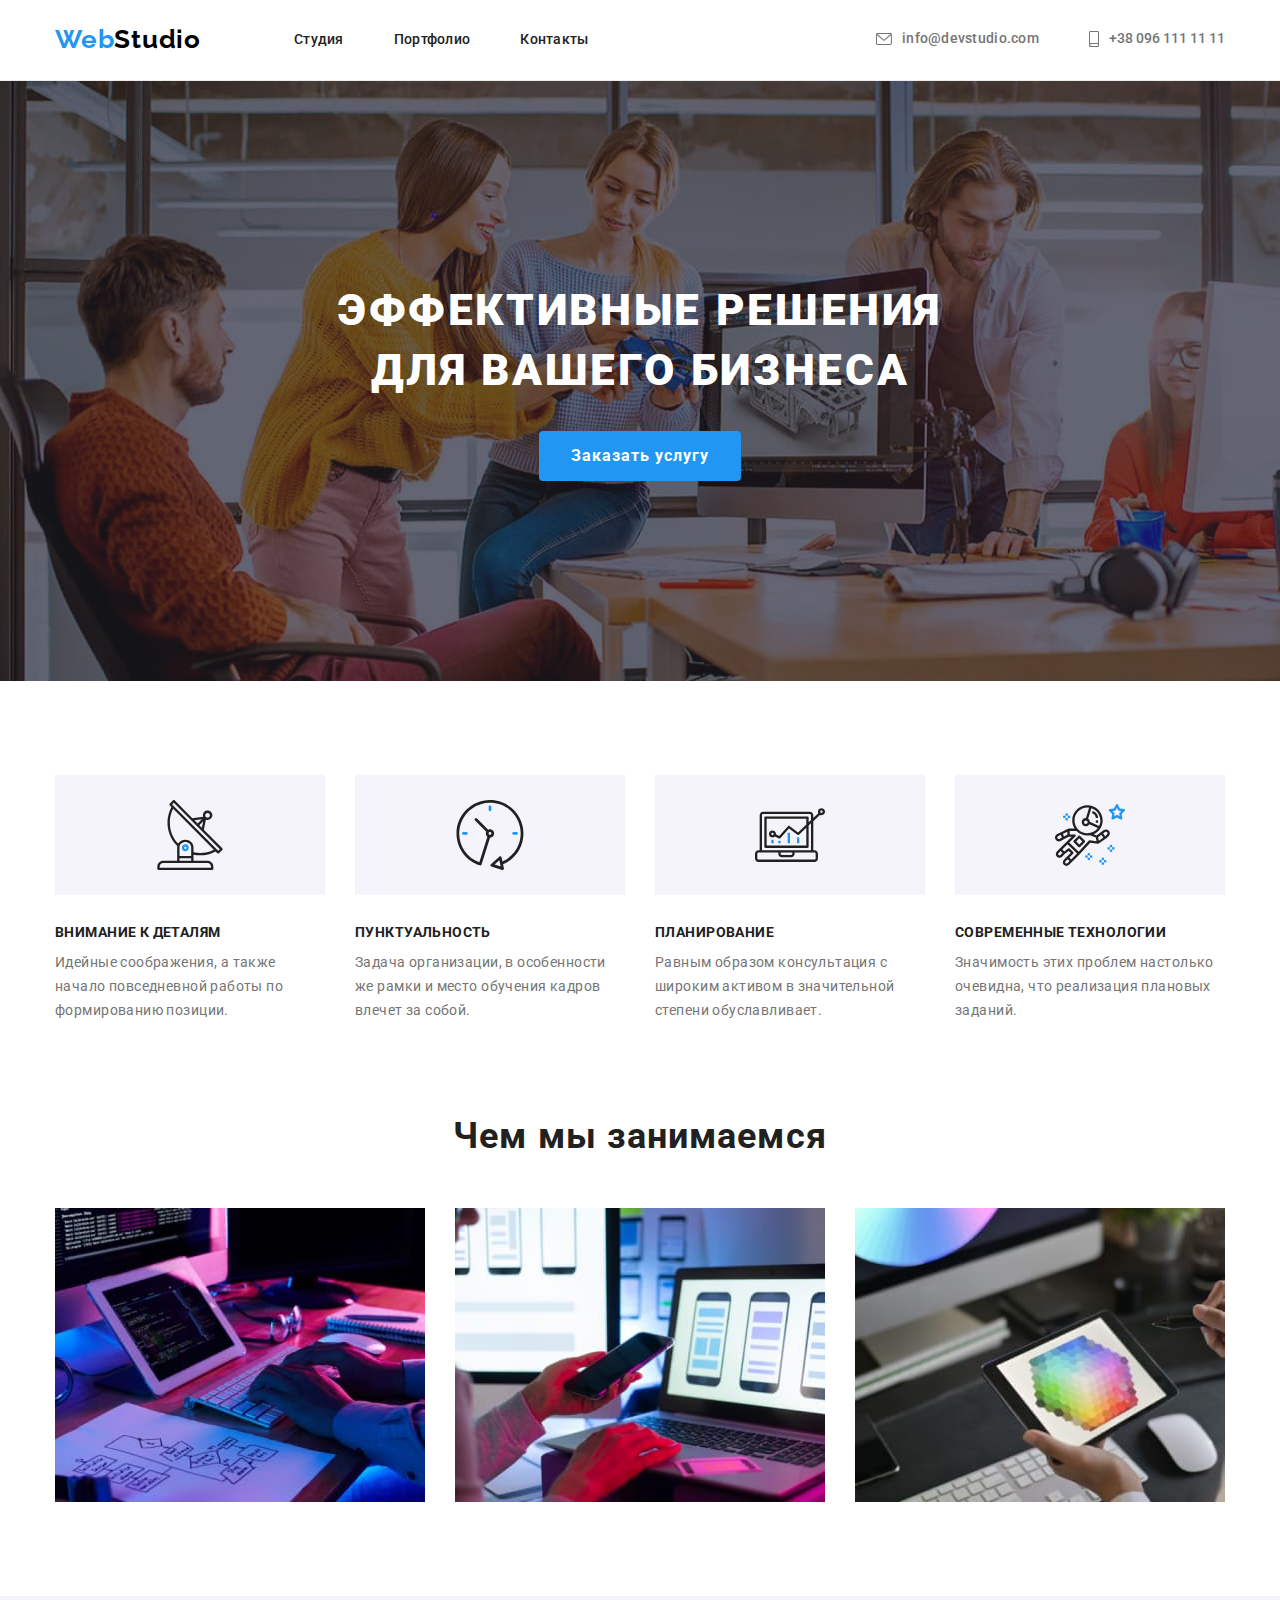
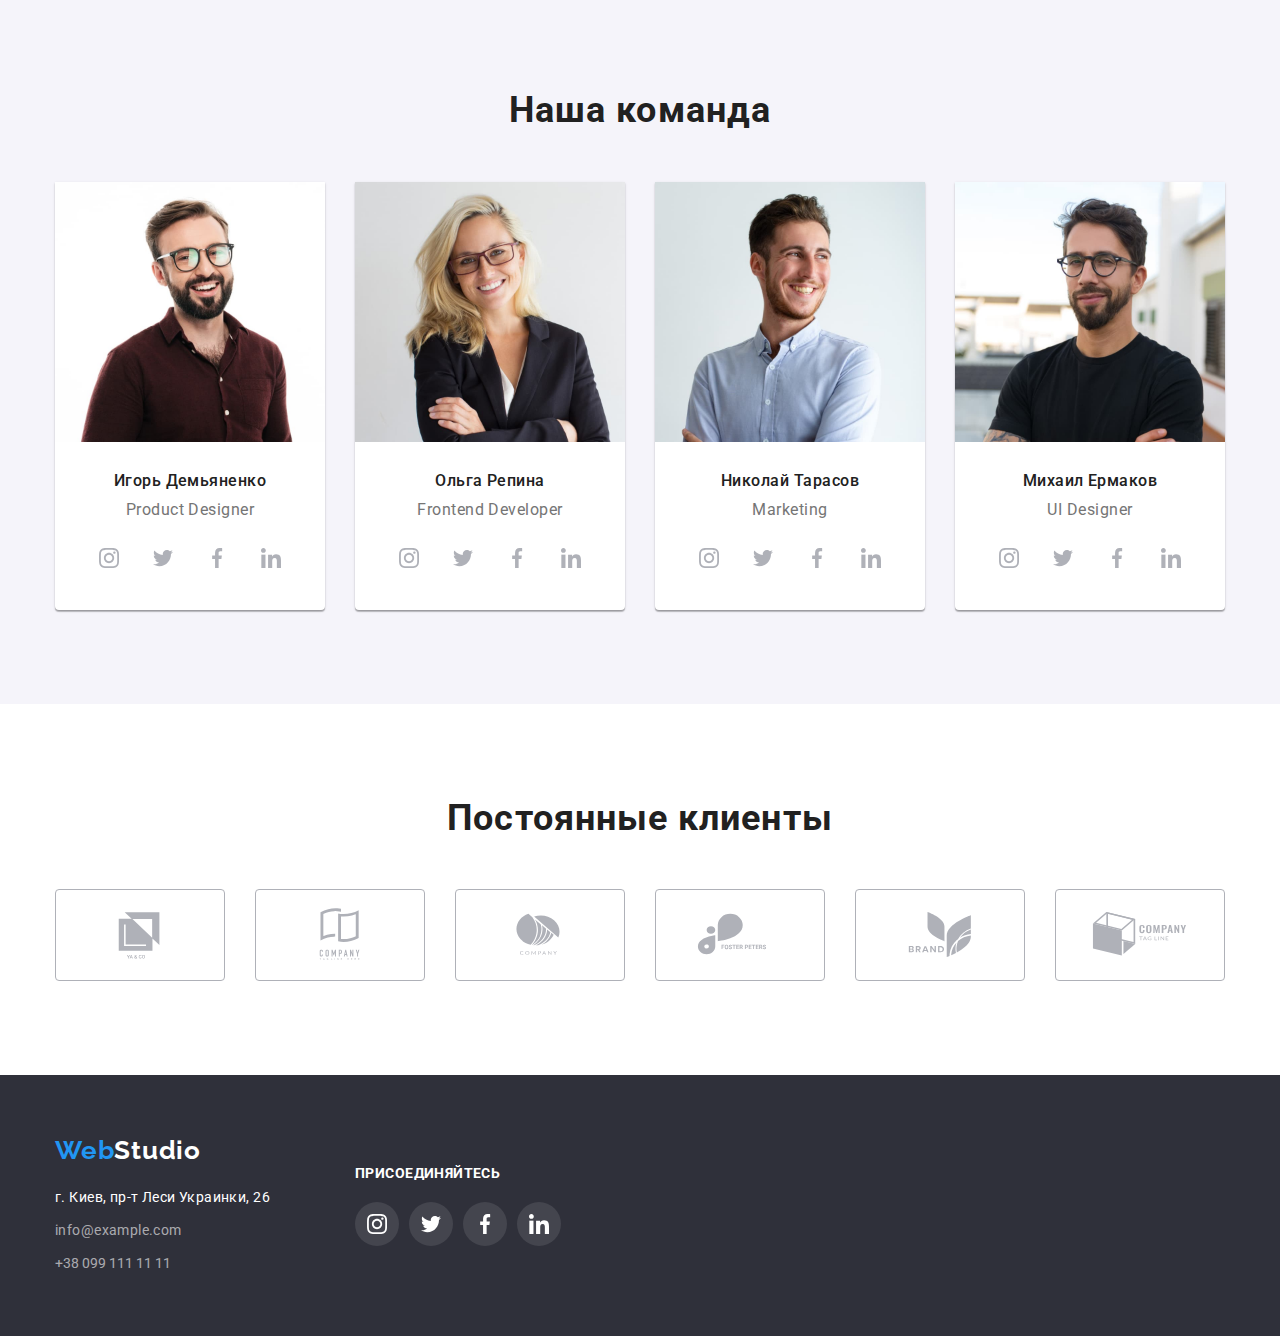
<file: index.html>
<!DOCTYPE html>
<html lang="ru">
  <head>
    <meta charset="UTF-8" />
    <meta http-equiv="X-UA-Compatible" content="IE=edge" />
    <meta name="viewport" content="width=device-width, initial-scale=1.0" />
    <title>Профессиональная вебстудия</title>
    <link rel="preconnect" href="https://fonts.googleapis.com" />
    <link rel="preconnect" href="https://fonts.gstatic.com" crossorigin />
    <link
      href="https://fonts.googleapis.com/css2?family=Raleway:wght@700&family=Roboto:wght@400;500;700;900&display=swap"
      rel="stylesheet"
    />
    <link
      rel="stylesheet"
      href="https://cdnjs.cloudflare.com/ajax/libs/modern-normalize/1.0.0/modern-normalize.min.css"
    />
    <link rel="stylesheet" href="./css/style.css" />
  </head>
  <body>
    <!-- хедер -->
    <header class="header">
      <div class="container">
        <nav class="header-nav">
          <a class="logo-nav link" lang="en" href="/"><span>Web</span>Studio</a>
          <ul class="menu-nav list">
            <li class="menu-nav-item"><a class="menu-nav-link link" href="">Студия</a></li>
            <li class="menu-nav-item">
              <a class="menu-nav-link link" href="./portfolio.html">Портфолио</a>
            </li>
            <li class="menu-nav-item"><a class="menu-nav-link link" href="">Контакты</a></li>
          </ul>
        </nav>
        <ul class="contacts-header-list list">
          <li class="contacts-header-item">
            <a class="header-mail link" href="mailto:info@devstudio.com"
              ><svg class="mail-icon" width="16" height="12">
                <use href="./images/icons.svg#icon-envelope"></use></svg
              >info@devstudio.com</a
            >
          </li>
          <li class="contacts-header-item">
            <a class="header-tel link" href="tel:+380961111111"
              ><svg class="tel-icon" width="10" height="16">
                <use href="./images/icons.svg#icon-smartphone"></use></svg
              >+38 096 111 11 11</a
            >
          </li>
        </ul>
      </div>
    </header>
    <!-- герой -->
    <main>
      <section class="hero">
        <div class="container flax">
          <h1 class="hero-title">Эффективные решения для вашего бизнеса</h1>
          <button class="hero-but" type="button">Заказать услугу</button>
        </div>
      </section>
      <!-- преимущества -->
      <section class="section benefits">
        <div class="container">
          <h2 class="benefits-title visually-hidden">Преимущества</h2>
          <ul class="benefits-list list">
            <li class="benefits-item">
              <div class="icon-box">
                <svg class="benefits-icon" width="70" height="70">
                  <use href="./images/icons.svg#icon-antenna"></use>
                </svg>
              </div>
              <h3 class="benefits-item-title">Внимание к деталям</h3>
              <p class="benefits-item-text">
                Идейные соображения, а также начало повседневной работы по формированию позиции.
              </p>
            </li>
            <li class="benefits-item">
              <div class="icon-box">
                <svg class="benefits-icon" width="70" height="70">
                  <use href="./images/icons.svg#icon-clock"></use>
                </svg>
              </div>
              <h3 class="benefits-item-title">Пунктуальность</h3>
              <p class="benefits-item-text">
                Задача организации, в особенности же рамки и место обучения кадров влечет за собой.
              </p>
            </li>
            <li class="benefits-item">
              <div class="icon-box">
                <svg class="benefits-icon" width="70" height="70">
                  <use href="./images/icons.svg#icon-diagram"></use>
                </svg>
              </div>
              <h3 class="benefits-item-title">Планирование</h3>
              <p class="benefits-item-text">
                Равным образом консультация с широким активом в значительной степени обуславливает.
              </p>
            </li>
            <li class="benefits-item">
              <div class="icon-box">
                <svg class="benefits-icon" width="70" height="70">
                  <use href="./images/icons.svg#icon-astronaut"></use>
                </svg>
              </div>
              <h3 class="benefits-item-title">Современные технологии</h3>
              <p class="benefits-item-text">
                Значимость этих проблем настолько очевидна, что реализация плановых заданий.
              </p>
            </li>
          </ul>
        </div>
      </section>
      <!-- чем мы занимаемся -->
      <section class="section">
        <div class="container">
          <h2 class="activity-title">Чем мы занимаемся</h2>
          <ul class="activity-list list">
            <li class="activity-item">
              <img src="./images/klava.jpg" alt="klava" width="370" height="294" />
            </li>
            <li class="activity-item">
              <img src="./images/phone.jpg" alt="phone" width="370" height="294" />
            </li>
            <li class="activity-item">
              <img src="./images/tablet.jpg" alt="tablet" width="370" height="294" />
            </li>
          </ul>
        </div>
      </section>
      <!-- наша команда -->
      <section class="team section">
        <div class="container">
          <h2 class="team-title">Наша команда</h2>
          <ul class="team-list list">
            <li class="team-item">
              <img src="./images/igor.jpg" alt="Игорь Демьяненко" width="270" height="260" />
              <div class="team-box">
                <h3 class="team-item-title">Игорь Демьяненко</h3>
                <p class="team-item-text" lang="en">Product Designer</p>
                <ul class="team-soc-list list">
                  <li class="team-soc-item">
                    <a href="" class="team-soc-link link">
                      <svg class="soc-icon" width="20" height="20">
                        <use href="./images/icons.svg#icon-instagram"></use>
                      </svg>
                    </a>
                  </li>
                  <li class="team-soc-item">
                    <a href="" class="team-soc-link link">
                      <svg class="soc-icon" width="20" height="20">
                        <use href="./images/icons.svg#icon-twitter"></use>
                      </svg>
                    </a>
                  </li>
                  <li class="team-soc-item">
                    <a href="" class="team-soc-link link">
                      <svg class="soc-icon" width="20" height="20">
                        <use href="./images/icons.svg#icon-facebook"></use>
                      </svg>
                    </a>
                  </li>
                  <li class="team-soc-item">
                    <a href="" class="team-soc-link link">
                      <svg class="soc-icon" width="20" height="20">
                        <use href="./images/icons.svg#icon-linkedin"></use>
                      </svg>
                    </a>
                  </li>
                </ul>
              </div>
            </li>
            <li class="team-item">
              <img src="./images/olga.jpg" alt="Ольга Репина" width="270" height="260" />
              <div class="team-box">
                <h3 class="team-item-title">Ольга Репина</h3>
                <p class="team-item-text" lang="en">Frontend Developer</p>
                <ul class="team-soc-list list">
                  <li class="team-soc-item">
                    <a href="" class="team-soc-link link">
                      <svg class="soc-icon" width="20" height="20">
                        <use href="./images/icons.svg#icon-instagram"></use>
                      </svg>
                    </a>
                  </li>
                  <li class="team-soc-item">
                    <a href="" class="team-soc-link link">
                      <svg class="soc-icon" width="20" height="20">
                        <use href="./images/icons.svg#icon-twitter"></use>
                      </svg>
                    </a>
                  </li>
                  <li class="team-soc-item">
                    <a href="" class="team-soc-link link">
                      <svg class="soc-icon" width="20" height="20">
                        <use href="./images/icons.svg#icon-facebook"></use>
                      </svg>
                    </a>
                  </li>
                  <li class="team-soc-item">
                    <a href="" class="team-soc-link link">
                      <svg class="soc-icon" width="20" height="20">
                        <use href="./images/icons.svg#icon-linkedin"></use>
                      </svg>
                    </a>
                  </li>
                </ul>
              </div>
            </li>
            <li class="team-item">
              <img src="./images/nikolay.jpg" alt="Николай Тарасов" width="270" height="260" />
              <div class="team-box">
                <h3 class="team-item-title">Николай Тарасов</h3>
                <p class="team-item-text" lang="en">Marketing</p>
                <ul class="team-soc-list list">
                  <li class="team-soc-item">
                    <a href="" class="team-soc-link link">
                      <svg class="soc-icon" width="20" height="20">
                        <use href="./images/icons.svg#icon-instagram"></use>
                      </svg>
                    </a>
                  </li>
                  <li class="team-soc-item">
                    <a href="" class="team-soc-link link">
                      <svg class="soc-icon" width="20" height="20">
                        <use href="./images/icons.svg#icon-twitter"></use>
                      </svg>
                    </a>
                  </li>
                  <li class="team-soc-item">
                    <a href="" class="team-soc-link link">
                      <svg class="soc-icon" width="20" height="20">
                        <use href="./images/icons.svg#icon-facebook"></use>
                      </svg>
                    </a>
                  </li>
                  <li class="team-soc-item">
                    <a href="" class="team-soc-link link">
                      <svg class="soc-icon" width="20" height="20">
                        <use href="./images/icons.svg#icon-linkedin"></use>
                      </svg>
                    </a>
                  </li>
                </ul>
              </div>
            </li>
            <li class="team-item">
              <img src="./images/mihail.jpg" alt="Михаил Ермаков" width="270" height="260" />
              <div class="team-box">
                <h3 class="team-item-title">Михаил Ермаков</h3>
                <p class="team-item-text" lang="en">UI Designer</p>
                <ul class="team-soc-list list">
                  <li class="team-soc-item">
                    <a href="" class="team-soc-link link">
                      <svg class="soc-icon" width="20" height="20">
                        <use href="./images/icons.svg#icon-instagram"></use>
                      </svg>
                    </a>
                  </li>
                  <li class="team-soc-item">
                    <a href="" class="team-soc-link link">
                      <svg class="soc-icon" width="20" height="20">
                        <use href="./images/icons.svg#icon-twitter"></use>
                      </svg>
                    </a>
                  </li>
                  <li class="team-soc-item">
                    <a href="" class="team-soc-link link">
                      <svg class="soc-icon" width="20" height="20">
                        <use href="./images/icons.svg#icon-facebook"></use>
                      </svg>
                    </a>
                  </li>
                  <li class="team-soc-item">
                    <a href="" class="team-soc-link link">
                      <svg class="soc-icon" width="20" height="20">
                        <use href="./images/icons.svg#icon-linkedin"></use>
                      </svg>
                    </a>
                  </li>
                </ul>
              </div>
            </li>
          </ul>
        </div>
      </section>

      <!-- наши клиенты -->
      <section class="section">
        <div class="container">
          <h2 class="clients-title">Постоянные клиенты</h2>
          <ul class="clients-list list">
            <li class="clients-item">
              <a href="" class="clients-link link">
                <svg class="clients-logo" width="106" height="60">
                  <use href="./images/icons.svg#icon-logo1"></use>
                </svg>
              </a>
            </li>
            <li class="clients-item">
              <a href="" class="clients-link link">
                <svg class="clients-logo" width="106" height="60">
                  <use href="./images/icons.svg#icon-logo2"></use>
                </svg>
              </a>
            </li>
            <li class="clients-item">
              <a href="" class="clients-link link">
                <svg class="clients-logo" width="106" height="60">
                  <use href="./images/icons.svg#icon-logo3"></use>
                </svg>
              </a>
            </li>
            <li class="clients-item">
              <a href="" class="clients-link link">
                <svg class="clients-logo" width="106" height="60">
                  <use href="./images/icons.svg#icon-logo4"></use>
                </svg>
              </a>
            </li>
            <li class="clients-item">
              <a href="" class="clients-link link">
                <svg class="clients-logo" width="106" height="60">
                  <use href="./images/icons.svg#icon-logo5"></use>
                </svg>
              </a>
            </li>
            <li class="clients-item">
              <a href="" class="clients-link link">
                <svg class="clients-logo" width="106" height="60">
                  <use href="./images/icons.svg#icon-logo6"></use>
                </svg>
              </a>
            </li>
          </ul>
        </div>
      </section>
    </main>
    <!-- футер -->
    <footer class="footer">
      <div class="container">
        <div class="footer-contacts">
          <a class="footer-logo link" href="/"><span>Web</span>Studio</a>
          <address class="address">
            <ul class="address-list list">
              <li class="address-item">
                <a class="address-link link" href="https://goo.gl/maps/yK95ByvSSbZMRK1c7"
                  ><span>г. Киев, пр-т Леси Украинки, 26</span></a
                >
              </li>
              <li class="address-item">
                <a class="address-mail link" href="mailto:info@example.com">info@example.com</a>
              </li>
              <li class="address-item">
                <a class="address-tel link" href="tel:+380991111111">+38 099 111 11 11</a>
              </li>
            </ul>
          </address>
        </div>
        <div class="footer-soc">
          <p class="footer-soc-text">Присоединяйтесь</p>
          <ul class="footer-soc-list list">
            <li class="footer-soc-item">
              <a href="" class="footer-soc-link link">
                <svg class="soc-icon" width="20" height="20">
                  <use href="./images/icons.svg#icon-instagram"></use>
                </svg>
              </a>
            </li>
            <li class="footer-soc-item">
              <a href="" class="footer-soc-link link">
                <svg class="soc-icon" width="20" height="20">
                  <use href="./images/icons.svg#icon-twitter"></use>
                </svg>
              </a>
            </li>
            <li class="footer-soc-item">
              <a href="" class="footer-soc-link link">
                <svg class="soc-icon" width="20" height="20">
                  <use href="./images/icons.svg#icon-facebook"></use>
                </svg>
              </a>
            </li>
            <li class="footer-soc-item">
              <a href="" class="footer-soc-link link">
                <svg class="soc-icon" width="20" height="20">
                  <use href="./images/icons.svg#icon-linkedin"></use>
                </svg>
              </a>
            </li>
          </ul>
        </div>
      </div>
    </footer>
  </body>
</html>
</file>
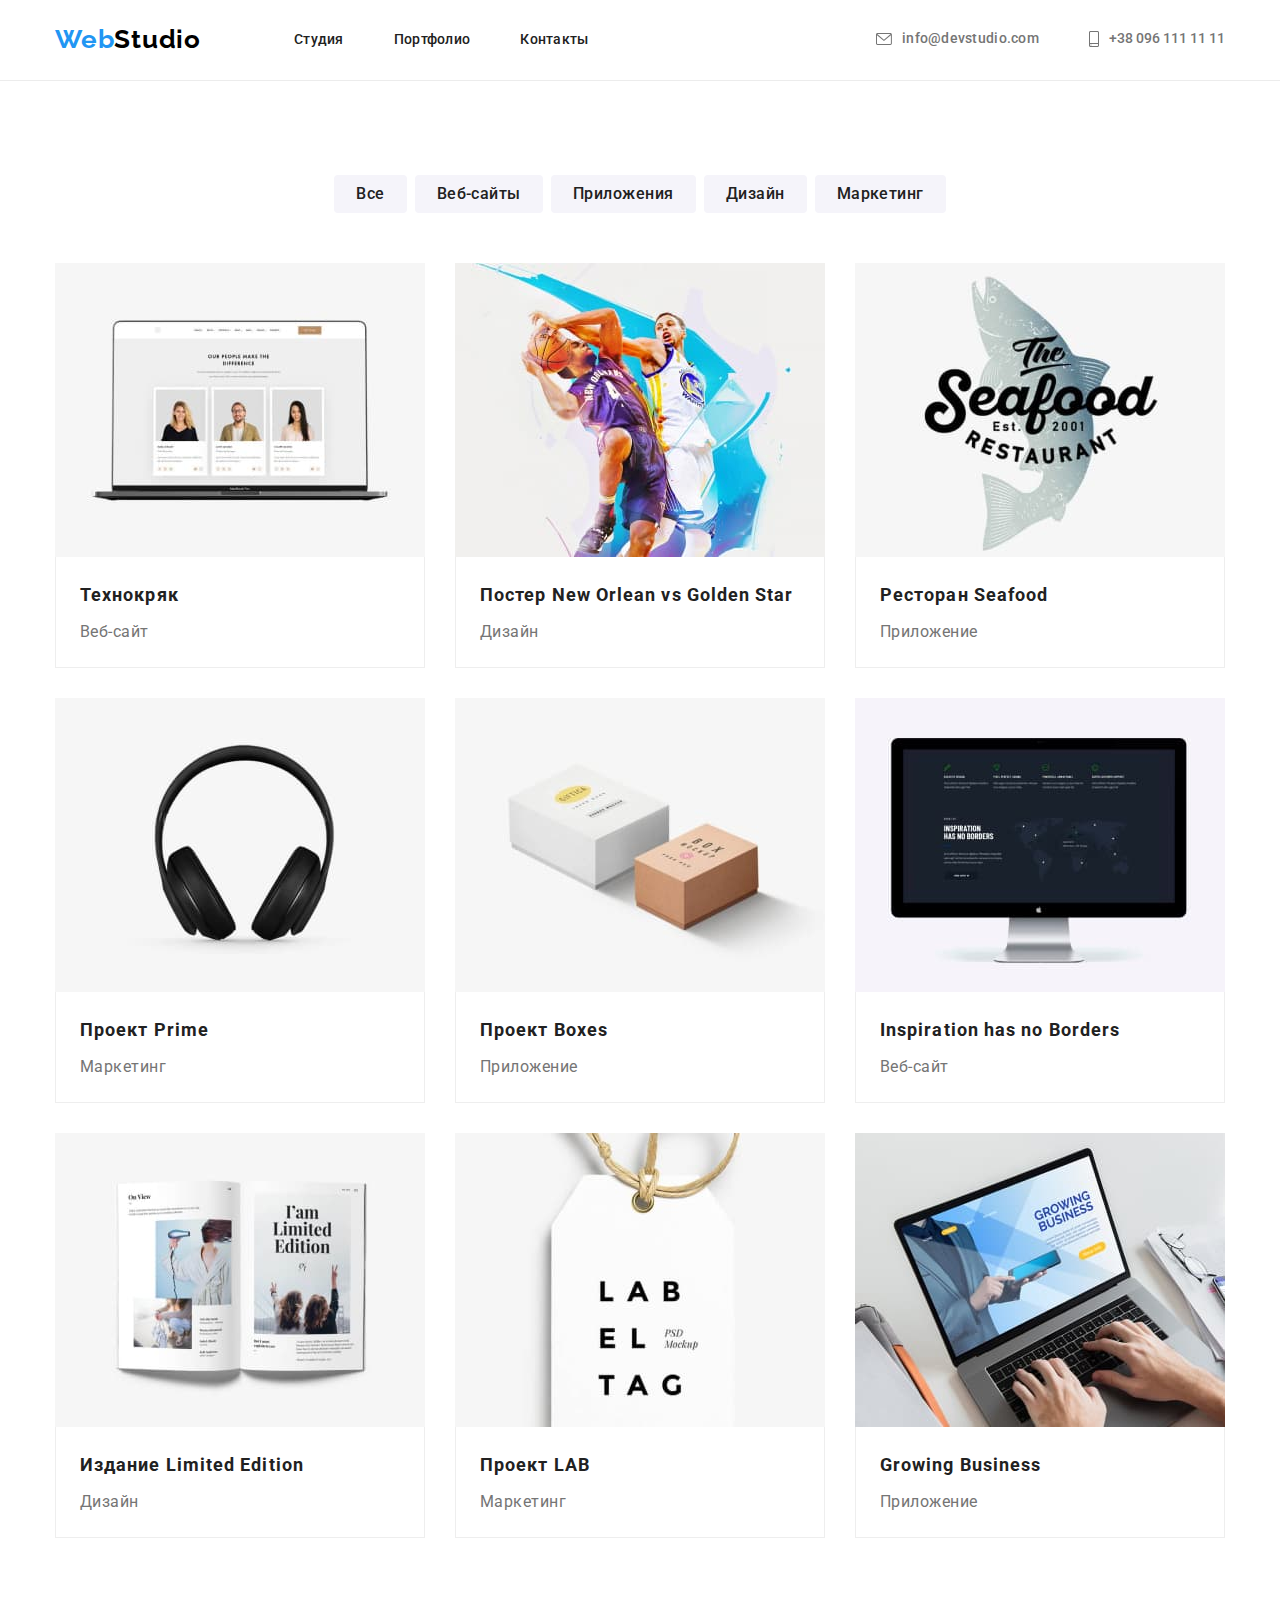
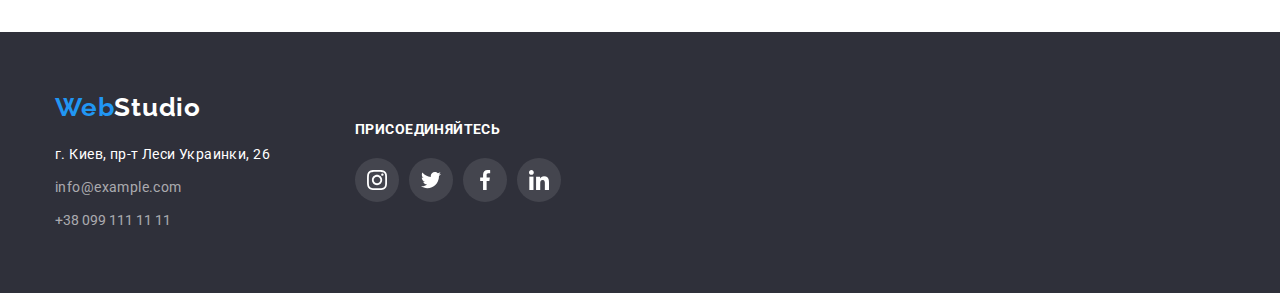
<file: portfolio.html>
<!DOCTYPE html>
<html lang="ru">
  <head>
    <meta charset="UTF-8" />
    <meta http-equiv="X-UA-Compatible" content="IE=edge" />
    <meta name="viewport" content="width=device-width, initial-scale=1.0" />
    <title>Портфолио</title>
    <link rel="preconnect" href="https://fonts.googleapis.com" />
    <link rel="preconnect" href="https://fonts.gstatic.com" crossorigin />
    <link
      href="https://fonts.googleapis.com/css2?family=Raleway:wght@700&family=Roboto:wght@400;500;700;900&display=swap"
      rel="stylesheet"
    />
    <link
      rel="stylesheet"
      href="https://cdnjs.cloudflare.com/ajax/libs/modern-normalize/1.0.0/modern-normalize.min.css"
    />
    <link rel="stylesheet" href="./css/style.css" />
  </head>

  <body>
    <!-- хедер -->
    <header class="header">
      <div class="container">
        <nav class="header-nav">
          <a class="logo-nav link" lang="en" href="/"><span>Web</span>Studio</a>
          <ul class="menu-nav list">
            <li class="menu-nav-item">
              <a class="menu-nav-link link" href="./index.html">Студия</a>
            </li>
            <li class="menu-nav-item">
              <a class="menu-nav-link link" href="">Портфолио</a>
            </li>
            <li class="menu-nav-item"><a class="menu-nav-link link" href="">Контакты</a></li>
          </ul>
        </nav>
        <ul class="contacts-header-list list">
          <li class="contacts-header-item">
            <a class="header-mail link" href="mailto:info@devstudio.com"
              ><svg class="mail-icon" width="16" height="12">
                <use href="./images/icons.svg#icon-envelope"></use></svg
              >info@devstudio.com</a
            >
          </li>
          <li class="contacts-header-item">
            <a class="header-tel link" href="tel:+380961111111"
              ><svg class="tel-icon" width="10" height="16">
                <use href="./images/icons.svg#icon-smartphone"></use></svg
              >+38 096 111 11 11</a
            >
          </li>
        </ul>
      </div>
    </header>
    <!-- Портфолио -->
    <main>
      <section class="section">
        <div class="container">
          <h1 class="portfolio-title visually-hidden">Портфолио</h1>
          <ul class="portfolio-buttons-list list">
            <li class="portfolio-buttons-item">
              <button class="portfolio-button" type="button">Все</button>
            </li>
            <li class="portfolio-buttons-item">
              <button class="portfolio-button" type="button">Веб-сайты</button>
            </li>
            <li class="portfolio-buttons-item">
              <button class="portfolio-button" type="button">Приложения</button>
            </li>
            <li class="portfolio-buttons-item">
              <button class="portfolio-button" type="button">Дизайн</button>
            </li>
            <li class="portfolio-buttons-item">
              <button class="portfolio-button" type="button">Маркетинг</button>
            </li>
          </ul>
          <ul class="portfolio-list list">
            <li class="portfolio-item">
              <a href="" class="portfolio-item-link link"
                ><img
                  src="./images/portfolio1.jpg"
                  alt="Пример сайта компании Технокряк"
                  width="370"
                  height="294"
                />
                <div class="portfolio-list-box">
                  <h2 class="portfolio-list-title">Технокряк</h2>
                  <p class="portfolio-list-text">Веб-сайт</p>
                </div></a
              >
            </li>
            <li class="portfolio-item">
              <a href="" class="portfolio-item-link link"
                ><img
                  src="./images/portfolio2.jpg"
                  alt="Постер New Orlean vs Golden Star"
                  width="370"
                  height="294"
                />
                <div class="portfolio-list-box">
                  <h2 class="portfolio-list-title">Постер New Orlean vs Golden Star</h2>
                  <p class="portfolio-list-text">Дизайн</p>
                </div></a
              >
            </li>
            <li class="portfolio-item">
              <a href="" class="portfolio-item-link link"
                ><img
                  src="./images/portfolio3.jpg"
                  alt="Пример приложения ресторана Seafood"
                  width="370"
                  height="294"
                />
                <div class="portfolio-list-box">
                  <h2 class="portfolio-list-title">Ресторан Seafood</h2>
                  <p class="portfolio-list-text">Приложение</p>
                </div></a
              >
            </li>
            <li class="portfolio-item">
              <a href="" class="portfolio-item-link link"
                ><img src="./images/portfolio4.jpg" alt="Наушники" width="370" height="294" />
                <div class="portfolio-list-box">
                  <h2 class="portfolio-list-title">Проект Prime</h2>
                  <p class="portfolio-list-text">Маркетинг</p>
                </div></a
              >
            </li>
            <li class="portfolio-item">
              <a href="" class="portfolio-item-link link"
                ><img
                  src="./images/portfolio5.jpg"
                  alt="Пример приложения проекта Boxes"
                  width="370"
                  height="294"
                />
                <div class="portfolio-list-box">
                  <h2 class="portfolio-list-title">Проект Boxes</h2>
                  <p class="portfolio-list-text">Приложение</p>
                </div></a
              >
            </li>
            <li class="portfolio-item">
              <a href="" class="portfolio-item-link link">
                <img
                  src="./images/portfolio6.jpg"
                  alt="Пример сайта Inspiration has no Borders"
                  width="370"
                  height="294"
                />
                <div class="portfolio-list-box">
                  <h2 class="portfolio-list-title">Inspiration has no Borders</h2>
                  <p class="portfolio-list-text">Веб-сайт</p>
                </div></a
              >
            </li>
            <li class="portfolio-item">
              <a href="" class="portfolio-item-link link">
                <img
                  src="./images/portfolio7.jpg"
                  alt="Пример издания Limited Edition"
                  width="370"
                  height="294"
                />
                <div class="portfolio-list-box">
                  <h2 class="portfolio-list-title">Издание Limited Edition</h2>
                  <p class="portfolio-list-text">Дизайн</p>
                </div></a
              >
            </li>
            <li class="portfolio-item">
              <a href="" class="portfolio-item-link link"
                ><img src="./images/portfolio8.jpg" alt="Ярлык LAB" width="370" height="294" />
                <div class="portfolio-list-box">
                  <h2 class="portfolio-list-title">Проект LAB</h2>
                  <p class="portfolio-list-text">Маркетинг</p>
                </div></a
              >
            </li>
            <li class="portfolio-item">
              <a href="" class="portfolio-item-link link">
                <img
                  src="./images/portfolio9.jpg"
                  alt="Пример приложения Growing Business"
                  width="370"
                  height="294"
                />
                <div class="portfolio-list-box">
                  <h2 class="portfolio-list-title">Growing Business</h2>
                  <p class="portfolio-list-text">Приложение</p>
                </div></a
              >
            </li>
          </ul>
        </div>
      </section>
    </main>
    <!-- футер -->
    <footer class="footer">
      <div class="container">
        <div class="footer-contacts">
          <a class="footer-logo link" href="/"><span>Web</span>Studio</a>
          <address class="address">
            <ul class="address-list list">
              <li class="address-item">
                <a class="address-link link" href="https://goo.gl/maps/yK95ByvSSbZMRK1c7"
                  ><span>г. Киев, пр-т Леси Украинки, 26</span></a
                >
              </li>
              <li class="address-item">
                <a class="address-mail link" href="mailto:info@example.com">info@example.com</a>
              </li>
              <li class="address-item">
                <a class="address-tel link" href="tel:+380991111111">+38 099 111 11 11</a>
              </li>
            </ul>
          </address>
        </div>
        <div class="footer-soc">
          <h2 class="footer-soc-text">Присоединяйтесь</h2>
          <ul class="footer-soc-list list">
            <li class="footer-soc-item">
              <a href="" class="footer-soc-link link">
                <svg class="soc-icon" width="20" height="20">
                  <use href="./images/icons.svg#icon-instagram"></use>
                </svg>
              </a>
            </li>
            <li class="footer-soc-item">
              <a href="" class="footer-soc-link link">
                <svg class="soc-icon" width="20" height="20">
                  <use href="./images/icons.svg#icon-twitter"></use>
                </svg>
              </a>
            </li>
            <li class="footer-soc-item">
              <a href="" class="footer-soc-link link">
                <svg class="soc-icon" width="20" height="20">
                  <use href="./images/icons.svg#icon-facebook"></use>
                </svg>
              </a>
            </li>
            <li class="footer-soc-item">
              <a href="" class="footer-soc-link link">
                <svg class="soc-icon" width="20" height="20">
                  <use href="./images/icons.svg#icon-linkedin"></use>
                </svg>
              </a>
            </li>
          </ul>
        </div>
      </div>
    </footer>
  </body>
</html>
</file>
<file: css/style.css>
/* цвета
цвет акцента #2196F3
черный #000000
белый #FFFFFF
черный заголовков #212121
субчерный #757575
цвет субфона 1 #F5F4FA
цвет субфона 2 #2F303A
контакты в футете  rgba(255, 255, 255, 0.6)

нижняя рамка хедера #ECECEC
 */

/* шрифты 
 Raleway 700
 Roboto 500 900 700 400
  */

:root {
  --akcent-color: #2196f3;
  --main-color: #757575;
  --main-title-color: #212121;
}

body {
  font-family: 'Roboto', Arial, Helvetica, sans-serif;
  color: var(--main-color);
}

p,
h1,
h2,
h3,
h4,
h5,
h6 {
  margin: 0;
}

ul {
  margin: 0;
  padding-left: 0;
}

button {
  border: none;
}

.list {
  list-style: none;
}
.link {
  text-decoration: none;
}

.container {
  width: 1200px;
  padding: 0 15px;
  /* background-color: tomato; */
  margin: 0 auto;
}

.section {
  padding-top: 94px;
  padding-bottom: 94px;
}

img {
  display: block;
  max-width: 100%;
  height: auto;
}

.visually-hidden {
  position: absolute;
  white-space: nowrap;
  width: 1px;
  height: 1px;
  overflow: hidden;
  border: 0;
  padding: 0;
  clip: rect(0 0 0 0);
  clip-path: inset(50%);
  margin: -1px;
}
/* -----------------header----------------- */
.header {
  padding-top: 24px;
  padding-bottom: 25px;

  border-bottom-width: 1px;
  border-bottom-style: solid;
  border-bottom-color: #ececec;
}
.header .container {
  display: flex;
  align-items: center;
}

.header-nav {
  display: flex;
  align-items: center;
}
.menu-nav {
  display: flex;
}

.menu-nav-item:not(:last-child) {
  margin-right: 50px;
}

.logo-nav {
  margin-right: 93px;

  font-family: 'Raleway', Arial, Helvetica, sans-serif;
  font-style: normal;
  font-weight: 700;
  font-size: 26px;
  line-height: 1.19;
  letter-spacing: 0.03em;
  color: #000000;
}

.logo-nav span {
  color: var(--akcent-color);
}

.menu-nav-link {
  font-weight: 500;
  font-size: 14px;
  line-height: 1.14;
  letter-spacing: 0.02em;
  color: var(--main-title-color);
}

.menu-nav-link:hover,
.menu-nav-link:focus {
  color: var(--akcent-color);
}

.mail-icon {
  fill: currentColor;
  margin-right: 10px;
}
.header-mail {
  font-weight: 500;
  font-size: 14px;
  line-height: 1.14;
  letter-spacing: 0.02em;
  color: #757575;
  display: flex;
  align-items: center;
}

.mail-icon {
  fill: currentColor;
  margin-right: 10px;
}

.header-tel {
  font-weight: 500;
  font-size: 14px;
  line-height: 1.14;
  color: #757575;
  display: flex;
  align-items: center;
}

.tel-icon {
  fill: currentColor;
  margin-right: 10px;
}

.header-mail:hover,
.header-mail:focus,
.header-tel:hover,
.header-tel:focus {
  color: var(--akcent-color);
}

/* .header-mail:hover .mail-icon,
.header-mail:focus .mail-icon {
  color: var(--akcent-color);
} */

.contacts-header-list {
  display: flex;
  margin-left: auto;
}

.contacts-header-item:not(:last-child) {
  margin-right: 50px;
}

/* -----------------hero----------------- */
.hero {
  background-color: #2f303a;
  background-image: linear-gradient(rgba(47, 48, 58, 0.4), rgba(47, 48, 58, 0.4)),
    url(../images/hero.jpg);
  background-size: cover;

  padding-top: 200px;
  padding-bottom: 200px;
}

.flax {
  display: flex;
  align-items: center;
  flex-direction: column;
}

.hero-title {
  font-weight: 900;
  font-size: 44px;
  line-height: 1.36;
  text-align: center;
  letter-spacing: 0.06em;
  text-transform: uppercase;
  color: #ffffff;

  width: 696px;
  margin-bottom: 30px;
}

.hero-but {
  display: block;
  border-radius: 4px;
  padding: 10px 32px;

  font-weight: 700;
  font-size: 16px;
  line-height: 1.88;
  text-align: center;
  letter-spacing: 0.06em;
  color: #ffffff;
  background-color: var(--akcent-color);
  cursor: pointer;
}

/* -----------------benefits----------------- */
.benefits {
  padding-bottom: 0;
}
.benefits-list {
  display: flex;
  justify-content: space-between;
}
.benefits-item {
  width: 270px;
}

.icon-box {
  width: 270px;
  height: 120px;
  background-color: #f5f4fa;
  margin-bottom: 30px;
  display: flex;
  justify-content: center;
  align-items: center;
}

.benefits-item-title {
  font-size: 14px;
  line-height: 1.14;
  letter-spacing: 0.03em;
  text-transform: uppercase;
  color: var(--main-title-color);
  margin-bottom: 10px;
}

.benefits-item-text {
  font-size: 14px;
  line-height: 1.71;
  letter-spacing: 0.03em;
}

/* -----------------activity----------------- */

.activity-title {
  font-size: 36px;
  line-height: 1.16;
  text-align: center;
  letter-spacing: 0.03em;
  color: var(--main-title-color);

  margin-bottom: 50px;
}

.activity-list {
  display: flex;
  justify-content: space-between;
}

/* -----------------team----------------- */
.team {
  background-color: #f5f4fa;
}
.team-title {
  font-size: 36px;
  line-height: 1.16;
  text-align: center;
  letter-spacing: 0.03em;
  color: var(--main-title-color);

  margin-bottom: 50px;
}
.team-box {
  padding-top: 30px;
  padding-bottom: 30px;
}

.team-item {
  background-color: #ffffff;

  border-radius: 0px 0px 4px 4px;
  box-shadow: 0px 1px 3px rgba(0, 0, 0, 0.12), 0px 1px 1px rgba(0, 0, 0, 0.14),
    0px 2px 1px rgba(0, 0, 0, 0.2);
}

.team-list {
  display: flex;
  justify-content: space-between;
}

.team-item-title {
  font-weight: 500;
  font-size: 16px;
  line-height: 1.18;
  text-align: center;
  letter-spacing: 0.03em;
  color: var(--main-title-color);

  margin-bottom: 10px;
}

.team-item-text {
  font-size: 16px;
  line-height: 1.18;
  text-align: center;
  letter-spacing: 0.03em;
  margin-bottom: 16px;
}

.team-soc-list {
  display: flex;
  justify-content: center;
}

.team-soc-item {
  width: 44px;
  height: 44px;
  margin-right: 10px;
}

.team-soc-item:last-child {
  margin-right: 0;
}
.team-soc-link {
  display: flex;
  justify-content: center;
  align-items: center;
  background-color: #ffffff;
  width: 100%;
  height: 100%;
  border-radius: 50%;
  color: #afb1b8;
}
.soc-icon {
  fill: currentColor;
}

.team-soc-link:hover,
.team-soc-link:focus {
  background-color: var(--akcent-color);
  color: #ffffff;
}

/* -----------------clients----------------- */
.clients-title {
  font-size: 36px;
  line-height: 1.16;
  text-align: center;
  letter-spacing: 0.03em;
  color: #212121;

  margin-bottom: 50px;
}

.clients-list {
  display: flex;
  justify-content: center;
}

.clients-item:not(:last-child) {
  margin-right: 30px;
}

.clients-link {
  display: flex;
  justify-content: center;
  align-items: center;
  width: 170px;
  height: 92px;
  border: 1px solid #afb1b8;
  border-radius: 4px;
  color: #afb1b8;
}

.clients-logo {
  fill: currentColor;
}
.clients-link:hover {
  border: 1px solid var(--akcent-color);
  color: var(--akcent-color);
}

/* -----------------portfolio----------------- */
.portfolio-buttons-list {
  display: flex;
  justify-content: center;

  margin-bottom: 50px;
}

.portfolio-buttons-item:not(:last-child) {
  margin-right: 8px;
}
.portfolio-button {
  font-weight: 500;
  font-size: 16px;
  line-height: 1.62;
  text-align: center;
  letter-spacing: 0.03em;
  color: var(--main-title-color);
  background-color: #f5f4fa;
  cursor: pointer;

  border-radius: 4px;

  padding: 6px 22px;
}

.portfolio-button:hover,
.portfolio-button:focus {
  background-color: var(--akcent-color);
  color: #ffffff;
  box-shadow: 0px 3px 1px rgba(0, 0, 0, 0.1), 0px 1px 2px rgba(0, 0, 0, 0.08),
    0px 2px 2px rgba(0, 0, 0, 0.12);
}

.portfolio-list {
  display: flex;
  flex-wrap: wrap;
  justify-content: space-between;
}

.portfolio-item {
  margin-right: 30px;
}

.portfolio-item:nth-child(n + 4) {
  margin-top: 30px;
}

.portfolio-item:nth-child(3n) {
  margin-right: 0;
}

.portfolio-list-box {
  padding: 20px 24px 20px 24px;
  border-left: 1px solid #eeeeee;
  border-right: 1px solid #eeeeee;
  border-bottom: 1px solid #eeeeee;
}
.portfolio-list-title {
  font-size: 18px;
  line-height: 2;
  letter-spacing: 0.06em;
  color: var(--main-title-color);

  margin-bottom: 4px;
}

.portfolio-list-text {
  font-size: 16px;
  line-height: 1.88;
  letter-spacing: 0.03em;
  color: var(--main-color);
}

.portfolio-item-link {
  display: block;
}

.portfolio-item-link:hover,
.portfolio-item-link:focus {
  box-shadow: 0px 1px 1px rgba(0, 0, 0, 0.12), 0px 4px 4px rgba(0, 0, 0, 0.06),
    1px 4px 6px rgba(0, 0, 0, 0.16);
}

/* -----------------footer----------------- */

.footer {
  background-color: #2f303a;
  padding: 60px 0;
}

.footer .container {
  display: flex;
  align-items: center;
}

.footer-contacts {
  width: 270px;
  margin-right: 30px;
}

.footer-soc {
  width: 206px;
  height: 80px;
}

.footer-logo {
  font-family: 'Raleway', Arial, Helvetica, sans-serif;
  font-style: normal;
  font-weight: 700;
  font-size: 26px;
  line-height: 1.19;
  letter-spacing: 0.03em;
  color: #ffffff;

  display: block;
  margin-bottom: 20px;
}

.footer-logo span {
  color: var(--akcent-color);
}

.address-item:not(:last-child) {
  margin-bottom: 9px;
}

.address-link {
  font-style: normal;
  font-size: 14px;
  line-height: 1.71;
  letter-spacing: 0.03em;
  color: #ffffff;
}

.address-mail {
  font-style: normal;
  font-size: 14px;
  line-height: 1.71;
  letter-spacing: 0.03em;
  color: rgba(255, 255, 255, 0.6);
}

.address-tel {
  font-style: normal;
  font-size: 14px;
  line-height: 1.71;
  color: rgba(255, 255, 255, 0.6);
}

.address-link:hover,
.address-link:focus,
.address-mail:hover,
.address-mail:focus,
.address-tel:hover,
.address-tel:focus {
  color: var(--akcent-color);
}

.footer-soc-text {
  font-weight: 700;
  font-size: 14px;
  line-height: 1.14;
  letter-spacing: 0.03em;
  text-transform: uppercase;
  color: #ffffff;

  margin-bottom: 20px;
}
.footer-soc-list {
  display: flex;
  justify-content: center;
}

.footer-soc-item {
  width: 44px;
  height: 44px;
  margin-right: 10px;
}

.footer-soc-item:last-child {
  margin-right: 0;
}
.footer-soc-link {
  display: flex;
  justify-content: center;
  align-items: center;
  background-color: rgba(255, 255, 255, 0.1);
  width: 100%;
  height: 100%;
  border-radius: 50%;
  color: #ffffff;
}
.footer-icon {
  fill: currentColor;
}

.footer-soc-link:hover,
.footer-soc-link:focus {
  background-color: var(--akcent-color);
}
</file>
